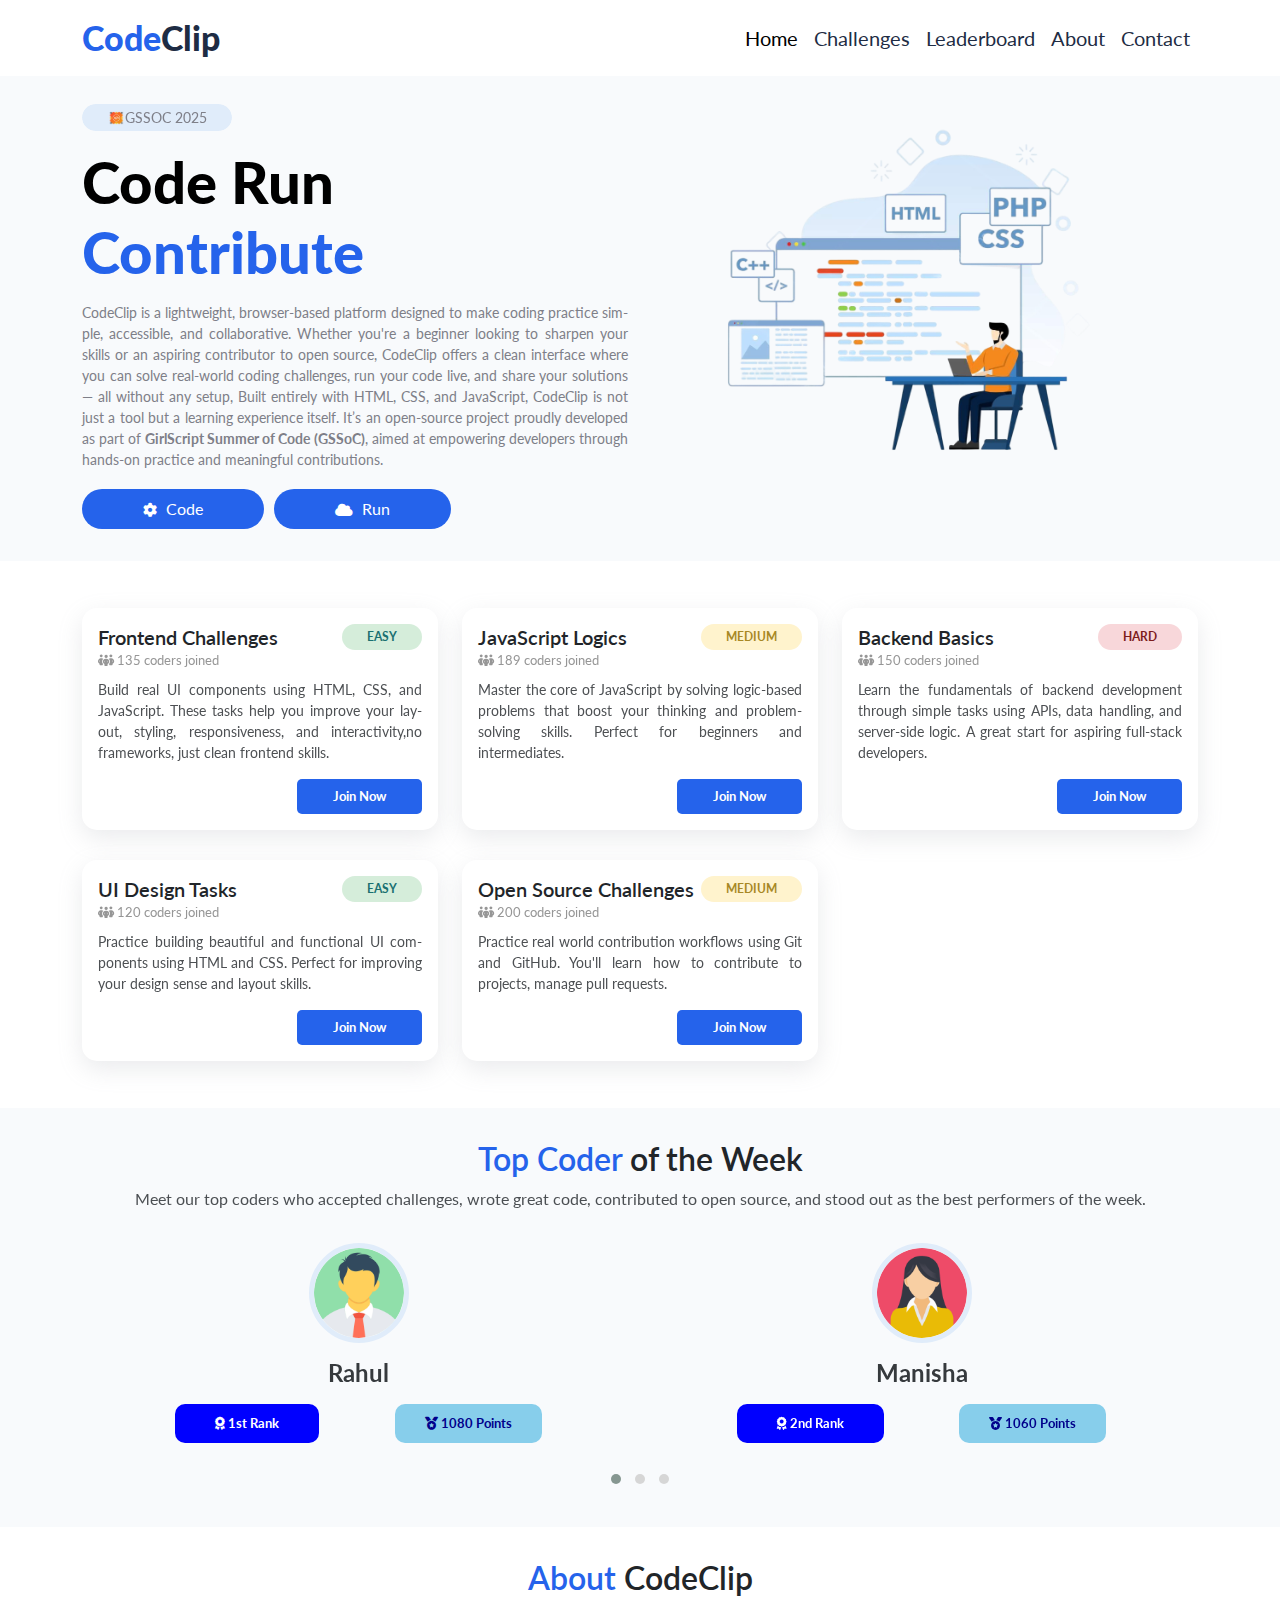
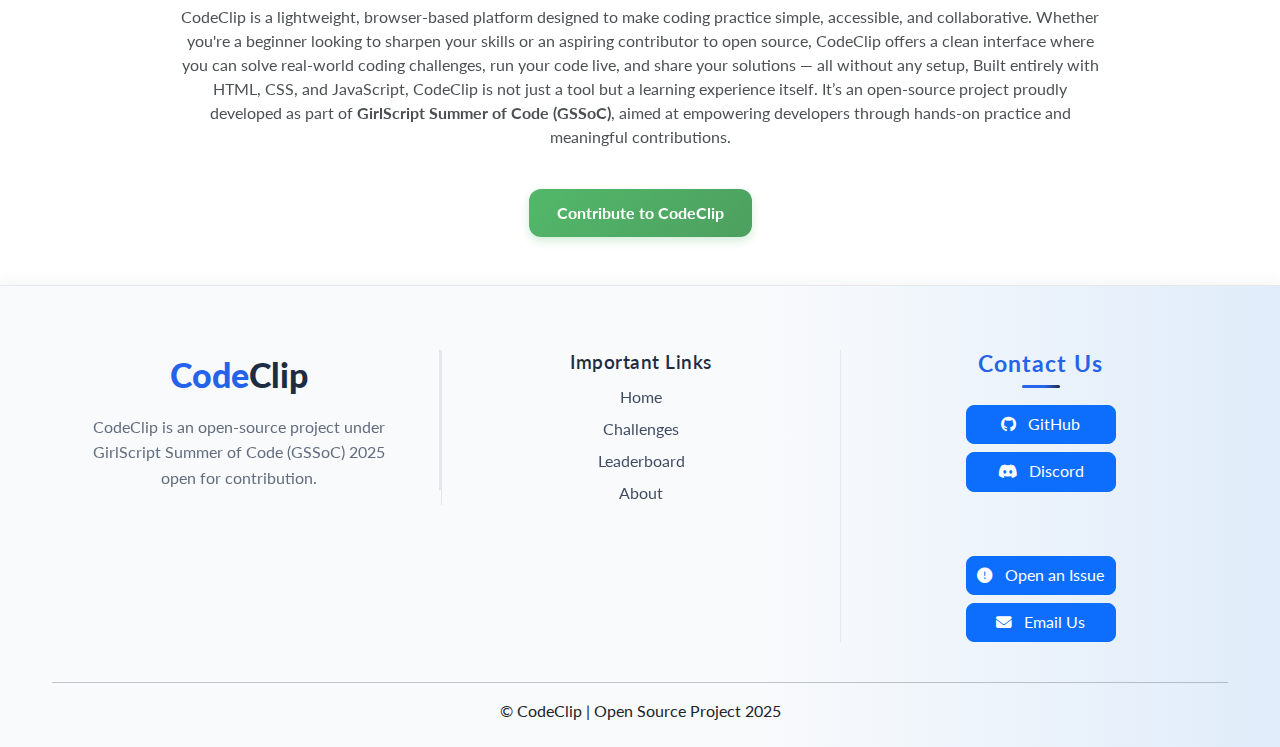
<file: index.html>
<!DOCTYPE html>
<html lang="en">
  <head>
    <meta charset="UTF-8" />
    <meta name="viewport" content="width=device-width, initial-scale=1.0" />
    <title>CodeClip</title>

    <!-- ================ Favicon ================  -->
    <link
      rel="shortcut icon"
      href="assets/favicon/codeClip-favicon.png"
      type="image/png"
    />

    <!-- ================ Meta Tags ================  -->
    <meta
      name="keywords"
      content="CodeClip, Coding Challenges, Open Source, GSSoC, Frontend Practice, JavaScript Logics, GitHub Contributions, Web Development Tasks"
    />
    <meta
      name="description"
      content="CodeClip is a browser-based platform where developers solve real-world coding challenges, practice frontend and logic tasks, and contribute to open source. Proudly built for GSSoC 2025."
    />
    <meta name="robots" content="index, follow" />

    <meta property="og:type" content="website" />
    <meta property="og:title" content="CodeClip - Code, Run & Contribute" />
    <meta
      property="og:description"
      content="Solve coding challenges, contribute to open source, and climb the leaderboard on CodeClip. A GSSoC 2025 project for developers."
    />

    <meta
      property="twitter:title"
      content="CodeClip - Code, Run & Contribute"
    />
    <meta
      property="twitter:description"
      content="Solve coding challenges, contribute to open source, and climb the leaderboard on CodeClip. A GSSoC 2025 project for developers."
    />

    <!-- ================ Vendor CSS ================  -->
    <link rel="stylesheet" href="styles/bootstrap.min.css" />
    <link rel="stylesheet" href="styles/owl.carousel.min.css" />
    <link rel="stylesheet" href="styles/owl.theme.default.min.css" />
    <link rel="stylesheet" href="styles/fontawesome.css" />

    <!-- ================ Custom CSS ================  -->
    <link rel="stylesheet" href="styles/main.css" />
  </head>

  <body>
    <!-- ================================ Header Section Start Here ================================ -->
    <header>
      <nav class="navbar navbar-expand-lg fixed-top">
        <div class="container">
          <a class="navbar-brand" href="#homeSection">Code<span>Clip</span></a>
          <button
            class="navbar-toggler"
            type="button"
            data-bs-toggle="collapse"
            data-bs-target="#navbarSupportedContent"
            aria-controls="navbarSupportedContent"
            aria-expanded="false"
            aria-label="Toggle navigation"
          >
            <span class="navbar-toggler-icon"></span>
          </button>
          <div class="collapse navbar-collapse" id="navbarSupportedContent">
            <ul class="navbar-nav ms-auto mb-2 mb-lg-0">
              <li class="nav-item">
                <a
                  class="nav-link active"
                  aria-current="page"
                  href="#homeSection"
                  >Home</a
                >
              </li>
              <li class="nav-item">
                <a class="nav-link" href="#challengeSection">Challenges</a>
              </li>
              <li class="nav-item">
                <a class="nav-link" href="#leaderboardSection">Leaderboard</a>
              </li>
              <li class="nav-item">
                <a class="nav-link" href="#aboutSection">About</a>
              </li>
              <li class="nav-item">
                <a class="nav-link" href="#contactFooter">Contact</a>
              </li>
            </ul>
          </div>
        </div>
      </nav>
    </header>
    <!-- ================================ Header Section Start Here ================================ -->

    <!-- ================================ Hero Section Start Here ================================ -->
    <section id="homeSection" class="heroSection">
      <div class="container">
        <div class="row heroSection-Container">
          <div class="col-12 col-md-6 heroSection-Left">
            <div class="gssocContainer shinning-effect">
              <img
                src="assets/images/hero-section/gssoc-log.png"
                class="img-fluid gssoc-logo"
                alt="gssoc logo"
              />
              <p>GSSOC 2025</p>
            </div>

            <h1>
              Code Run <br />
              <span class="blueCol">Contribute</span>
            </h1>
            <p class="heroDescription">
              CodeClip is a lightweight, browser-based platform designed to make
              coding practice simple, accessible, and collaborative. Whether
              you're a beginner looking to sharpen your skills or an aspiring
              contributor to open source, CodeClip offers a clean interface
              where you can solve real-world coding challenges, run your code
              live, and share your solutions — all without any setup, Built
              entirely with HTML, CSS, and JavaScript, CodeClip is not just a
              tool but a learning experience itself. It’s an open-source project
              proudly developed as part of
              <strong>GirlScript Summer of Code (GSSoC)</strong>, aimed at
              empowering developers through hands-on practice and meaningful
              contributions.
            </p>

            <!-- ==== Do Changes According to requirements === -->
            <div class="ctaBtn-Container">
              <button class="btn heroSectionBtn">
                <i class="fa-solid fa-gear"></i> Code
              </button>
              <button class="btn heroSectionBtn">
                <i class="fa-solid fa-cloud"></i> Run
              </button>
            </div>
          </div>

          <div class="col-12 col-md-6 heroSection-Right d-none d-md-block">
            <img
              src="assets/images/hero-section/hero-Img.png"
              class="img-fluid"
              alt="hero section image"
            />
          </div>
        </div>
      </div>
    </section>
    <!-- ================================ Hero Section End Here ================================ -->

    <!-- ================================ Challenge Section Start Here ================================ -->
    <section id="challengeSection">
      <div class="container">
        <div class="row challengeContainer">
          <!-- ==== Card 1 ==== -->
          <div class="col-12 col-md-4">
            <div class="card">
              <div class="card-body">
                <div class="card-TopContainer">
                  <h5 class="card-Header">Frontend Challenges</h5>
                  <p class="card-Level">EASY</p>
                </div>

                <p class="card-Participate">
                  <i class="fa-solid fa-people-group"></i> 135 coders joined
                </p>
                <p class="card-Text">
                  Build real UI components using HTML, CSS, and JavaScript.
                  These tasks help you improve your layout, styling,
                  responsiveness, and interactivity,no frameworks, just clean
                  frontend skills.
                </p>

                <div class="card-CTAButton">
                  <!-- === Create webpage of frontend challenge and add link here === -->
                  <a href="frontendChallenges.html" class="card-Btn">Join Now</a>
                </div>
              </div>
            </div>
          </div>

          <!-- ==== Card 2 ==== -->
          <div class="col-12 col-md-4">
            <div class="card">
              <div class="card-body">
                <div class="card-TopContainer">
                  <h5 class="card-Header">JavaScript Logics</h5>
                  <p class="card-Level medium-Col">MEDIUM</p>
                </div>

                <p class="card-Participate">
                  <i class="fa-solid fa-people-group"></i> 189 coders joined
                </p>
                <p class="card-Text">
                  Master the core of JavaScript by solving logic-based problems
                  that boost your thinking and problem-solving skills. Perfect
                  for beginners and intermediates.
                </p>

                <div class="card-CTAButton">
                  <!-- === Create webpage of javascript logics and add link here === -->
                  <a href="jslogics.html" class="card-Btn">Join Now</a>
                </div>
              </div>
            </div>
          </div>

          <!-- ==== Card 3 ==== -->
          <div class="col-12 col-md-4">
            <div class="card">
              <div class="card-body">
                <div class="card-TopContainer">
                  <h5 class="card-Header">Backend Basics</h5>
                  <p class="card-Level hard-Col">HARD</p>
                </div>

                <p class="card-Participate">
                  <i class="fa-solid fa-people-group"></i> 150 coders joined
                </p>
                <p class="card-Text">
                  Learn the fundamentals of backend development through simple
                  tasks using APIs, data handling, and server-side logic. A
                  great start for aspiring full-stack developers.
                </p>

                <div class="card-CTAButton">
                  <!-- === Create webpage of backend bbasic and add link here === -->
                  <a href="backendChallenges.html" class="card-Btn">Join Now</a>
                </div>
              </div>
            </div>
          </div>

          <!-- ==== Card 4 ==== -->
          <div class="col-12 col-md-4">
            <div class="card">
              <div class="card-body">
                <div class="card-TopContainer">
                  <h5 class="card-Header">UI Design Tasks</h5>
                  <p class="card-Level">EASY</p>
                </div>

                <p class="card-Participate">
                  <i class="fa-solid fa-people-group"></i> 120 coders joined
                </p>
                <p class="card-Text">
                  Practice building beautiful and functional UI components using
                  HTML and CSS. Perfect for improving your design sense and
                  layout skills.
                </p>

                <div class="card-CTAButton">
                  <!-- === Create webpage of ui design challenge and add link here === -->
                  <a href="uiChallenges.html" class="card-Btn">Join Now</a>
                </div>
              </div>
            </div>
          </div>

          <!-- ==== Card 5 ==== -->
          <div class="col-12 col-md-4">
            <div class="card">
              <div class="card-body">
                <div class="card-TopContainer">
                  <h5 class="card-Header">Open Source Challenges</h5>
                  <p class="card-Level medium-Col">MEDIUM</p>
                </div>

                <p class="card-Participate">
                  <i class="fa-solid fa-people-group"></i> 200 coders joined
                </p>
                <p class="card-Text">
                  Practice real world contribution workflows using Git and
                  GitHub. You'll learn how to contribute to projects, manage
                  pull requests.
                </p>

                <div class="card-CTAButton">
                  <!-- === Create webpages of open source challenge and add link here === -->
                  <a href="gitChallenges.html" class="card-Btn">Join Now</a>
                </div>
              </div>
            </div>
          </div>
        </div>
      </div>
    </section>
    <!-- ================================ Challenge Section End Here ================================ -->

    <!-- ================================ Leaderboard Section Starts Here ================================ -->
    <section id="leaderboardSection">
      <div class="container">
        <h3 class="secHeader"><span class="">Top Coder</span> of the Week</h3>
        <p class="leaderboard-Para">
          Meet our top coders who accepted challenges, wrote great code,
          contributed to open source, and stood out as the best performers of
          the week.
        </p>
        <div class="row">
          <!-- ======= owl cousel =========== -->
          <div class="owl-carousel owl-theme">
            <!-- === top coder 1 === -->
            <div class="item">
              <div class="card leaderboard-Card">
                <div class="card-body leaderBoard-Container">
                  <div class="leaderBoard-userContainer">
                    <img
                      src="assets/images/leaderboard-section/user-1.png"
                      class="img-fluid leaderboard-Img"
                      alt="user 1"
                    />
                  </div>

                  <h5 class="card-title userName">Rahul</h5>

                  <div class="leaderboradUser-RankContainer">
                    <p class="rankPosition">
                      <i class="fa-solid fa-award"></i> 1st Rank
                    </p>
                    <p class="rankPoints">
                      <i class="fa-solid fa-medal"></i> 1080 Points
                    </p>
                  </div>
                </div>
              </div>
            </div>

            <!-- === top coder 2 === -->
            <div class="item">
              <div class="card leaderboard-Card">
                <div class="card-body leaderBoard-Container">
                  <div class="leaderBoard-userContainer">
                    <img
                      src="assets/images/leaderboard-section/user-2.png"
                      class="img-fluid leaderboard-Img"
                      alt="user 2"
                    />
                  </div>

                  <h5 class="card-title userName">Manisha</h5>

                  <div class="leaderboradUser-RankContainer">
                    <p class="rankPosition">
                      <i class="fa-solid fa-award"></i> 2nd Rank
                    </p>
                    <p class="rankPoints">
                      <i class="fa-solid fa-medal"></i> 1060 Points
                    </p>
                  </div>
                </div>
              </div>
            </div>

            <!-- === top coder 3 === -->
            <div class="item">
              <div class="card leaderboard-Card">
                <div class="card-body leaderBoard-Container">
                  <div class="leaderBoard-userContainer">
                    <img
                      src="assets/images/leaderboard-section/user-1.png"
                      class="img-fluid leaderboard-Img"
                      alt="user 3"
                    />
                  </div>

                  <h5 class="card-title userName">Pankaj</h5>

                  <div class="leaderboradUser-RankContainer">
                    <p class="rankPosition">
                      <i class="fa-solid fa-award"></i> 3rd Rank
                    </p>
                    <p class="rankPoints">
                      <i class="fa-solid fa-medal"></i> 1055 Points
                    </p>
                  </div>
                </div>
              </div>
            </div>

            <!-- === top coder 4 === -->
            <div class="item">
              <div class="card leaderboard-Card">
                <div class="card-body leaderBoard-Container">
                  <div class="leaderBoard-userContainer">
                    <img
                      src="assets/images/leaderboard-section/user-2.png"
                      class="img-fluid leaderboard-Img"
                      alt="user 4"
                    />
                  </div>

                  <h5 class="card-title userName">Simarn</h5>

                  <div class="leaderboradUser-RankContainer">
                    <p class="rankPosition">
                      <i class="fa-solid fa-award"></i> 4th Rank
                    </p>
                    <p class="rankPoints">
                      <i class="fa-solid fa-medal"></i> 1030 Points
                    </p>
                  </div>
                </div>
              </div>
            </div>

            <!-- === top coder 5 === -->
            <div class="item">
              <div class="card leaderboard-Card">
                <div class="card-body leaderBoard-Container">
                  <div class="leaderBoard-userContainer">
                    <img
                      src="assets/images/leaderboard-section/user-1.png"
                      class="img-fluid leaderboard-Img"
                      alt="user 5"
                    />
                  </div>

                  <h5 class="card-title userName">Rahul</h5>

                  <div class="leaderboradUser-RankContainer">
                    <p class="rankPosition">
                      <i class="fa-solid fa-award"></i> 5th Rank
                    </p>
                    <p class="rankPoints">
                      <i class="fa-solid fa-medal"></i> 1020 Points
                    </p>
                  </div>
                </div>
              </div>
            </div>
          </div>
        </div>
      </div>
    </section>
    <!-- ================================ Leaderboard Section End Here ================================ -->

    <!-- ================================ About Section Start Here ================================ -->
    <section id="aboutSection">
      <div class="container">
        <h3 class="secHeader"><span>About</span> CodeClip</h3>
        <div class="row aboutContainer">
          <div class="col-10">
            <p>
              CodeClip is a lightweight, browser-based platform designed to make
              coding practice simple, accessible, and collaborative. Whether
              you're a beginner looking to sharpen your skills or an aspiring
              contributor to open source, CodeClip offers a clean interface
              where you can solve real-world coding challenges, run your code
              live, and share your solutions — all without any setup, Built
              entirely with HTML, CSS, and JavaScript, CodeClip is not just a
              tool but a learning experience itself. It’s an open-source project
              proudly developed as part of
              <strong>GirlScript Summer of Code (GSSoC)</strong>, aimed at
              empowering developers through hands-on practice and meaningful
              contributions.
            </p>

            <p class="ctaBtn">
              <a
                href="https://github.com/opensource-society/CodeClip"
                target="_blank"
                title="click here to start contributing in CodeClip Project under GSSoC'25"
                class="aboutCTA-Btn"
                >Contribute to CodeClip</a
              >
            </p>
          </div>
        </div>
      </div>
    </section>

    <!-- ================================ Footer Section Start Here ================================ -->
<footer id="contactFooter">
  <div class="container">
    <div class="row align-items-start justify-content-between py-4">
      <div class="col-12 col-md-3 mb-4 mb-md-0 footer-logo-col">
        <a class="navbar-brand mb-2" href="#homeSection">Code<span>Clip</span></a>
        <p class="footer-desc mb-0">
          CodeClip is an open-source project under GirlScript Summer of Code (GSSoC) 2025 open for contribution.
        </p>
      </div>

      <div class="col-12 col-md-3 mb-4 mb-md-0 footer-links-col">
        <h5 class="footer-title">Important Links</h5>
        <ul class="footer-links list-unstyled mb-0">
          <li><a href="#homeSection">Home</a></li>
          <li><a href="#challengeSection">Challenges</a></li>
          <li><a href="#leaderboardSection">Leaderboard</a></li>
          <li><a href="#aboutSection">About</a></li>
        </ul>
      </div>

      <div class="col-12 col-md-6 footer-contact-col-main">
        <h5 class="footer-title">Contact Us</h5>
        <div class="footer-contact-row row">
          <div class="col-12 col-sm-6 d-flex flex-column align-items-center mb-3">
            <a
              href="https://github.com/opensource-society/CodeClip"
              target="_blank"
              class="btn btn-primary mb-2 footer-contact-btn"
              style="max-width: 250px"
            >
              <i class="fab fa-github me-2"></i> GitHub
            </a>
            <a
              href="https://discord.gg/your-server-code"
              target="_blank"
              class="btn btn-primary mb-2 footer-contact-btn"
              style="max-width: 250px"
            >
              <i class="fab fa-discord me-2"></i> Discord
            </a>
          </div>
          <div class="col-12 col-sm-6 d-flex flex-column align-items-center">
            <a
              href="https://github.com/opensource-society/CodeClip/issues"
              target="_blank"
              class="btn btn-primary mb-2 footer-contact-btn"
              style="max-width: 250px"
            >
              <i class="fas fa-exclamation-circle me-2"></i> Open an Issue
            </a>
            <a
              href="mailto:contact@codeclip.org"
              class="btn btn-primary footer-contact-btn"
              style="max-width: 250px"
            >
              <i class="fas fa-envelope me-2"></i> Email Us
            </a>
          </div>
        </div>
      </div>
    </div>
    <hr />
    <p class="footerNote text-center mb-0">
      &copy; CodeClip | Open Source Project 2025
    </p>
  </div>
</footer>

    <!-- ================================ Footer Section End Here ================================ -->

    <!-- ================ Vendor JS ================  -->
    <script src="scripts/jquery.min.js"></script>
    <script src="scripts/owl.carousel.min.js"></script>
    <script src="scripts/bootstrap.bundle.min.js"></script>

    <!-- ================ Custom JS ================  -->
    <script src="scripts/main.js"></script>
  </body>
</html>
</file>
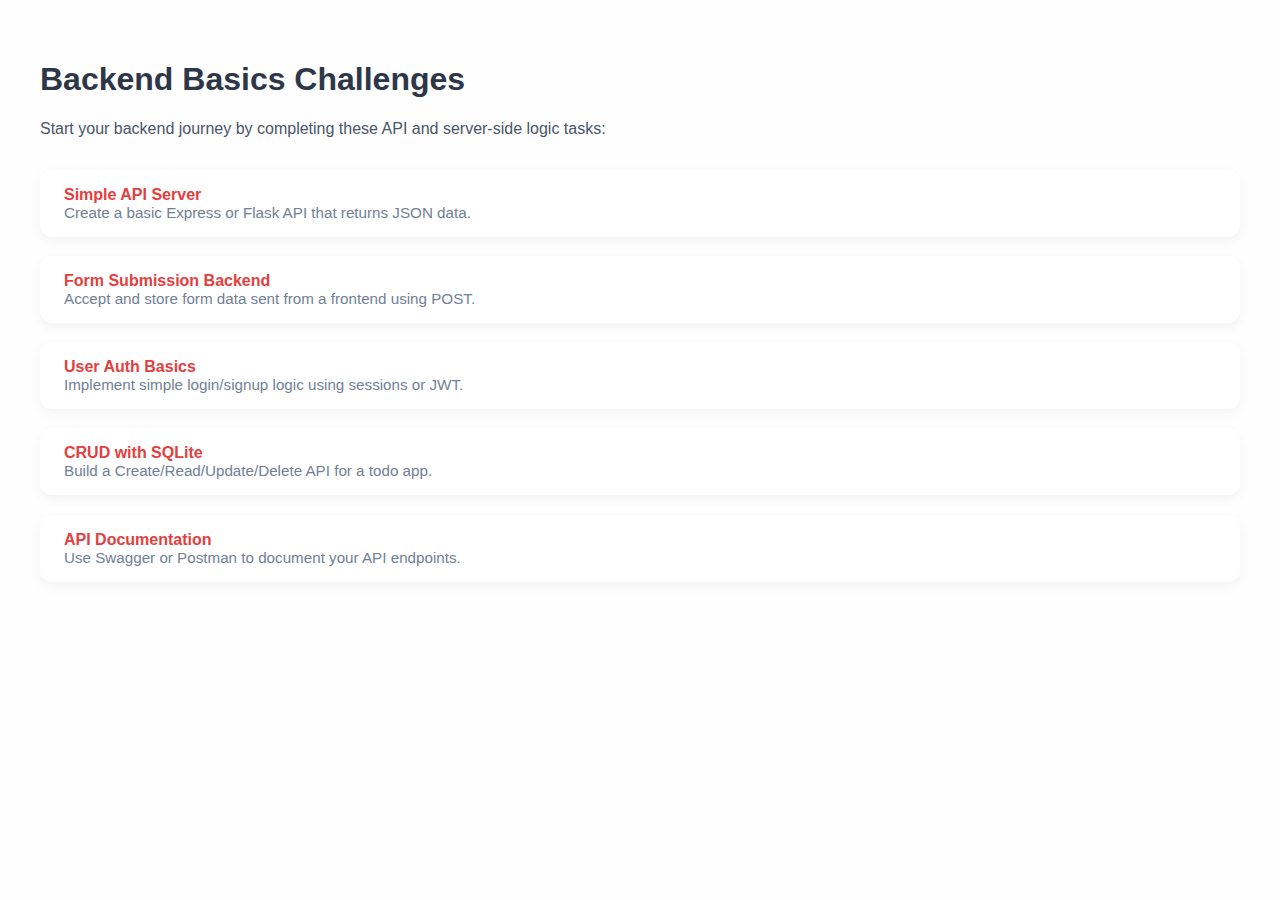
<file: backendChallenges.html>
<!DOCTYPE html>
<html lang="en">
<head>
  <meta charset="UTF-8">
  <title>Backend Basics Challenges</title>
  <style>
    body { font-family: 'Segoe UI', sans-serif; background: #fefefe; padding: 2rem; }
    h1 { color: #2d3748; }
    p.description { color: #4a5568; margin-bottom: 2rem; }
    .challenge-list { display: grid; gap: 1.2rem; }
    .challenge {
      background: white;
      padding: 1rem 1.5rem;
      border-radius: 12px;
      box-shadow: 0 4px 12px rgba(0,0,0,0.05);
      transition: 0.3s ease;
    }
    .challenge:hover {
      transform: translateY(-3px);
      box-shadow: 0 6px 18px rgba(0,0,0,0.1);
    }
    .challenge-title { font-weight: 600; color: #e53e3e; }
    .challenge-desc { color: #718096; font-size: 0.95rem; }
  </style>
</head>
<body>

  <h1>Backend Basics Challenges</h1>
  <p class="description">Start your backend journey by completing these API and server-side logic tasks:</p>

  <div class="challenge-list">
    <div class="challenge">
      <div class="challenge-title">Simple API Server</div>
      <div class="challenge-desc">Create a basic Express or Flask API that returns JSON data.</div>
    </div>
    <div class="challenge">
      <div class="challenge-title">Form Submission Backend</div>
      <div class="challenge-desc">Accept and store form data sent from a frontend using POST.</div>
    </div>
    <div class="challenge">
      <div class="challenge-title">User Auth Basics</div>
      <div class="challenge-desc">Implement simple login/signup logic using sessions or JWT.</div>
    </div>
    <div class="challenge">
      <div class="challenge-title">CRUD with SQLite</div>
      <div class="challenge-desc">Build a Create/Read/Update/Delete API for a todo app.</div>
    </div>
    <div class="challenge">
      <div class="challenge-title">API Documentation</div>
      <div class="challenge-desc">Use Swagger or Postman to document your API endpoints.</div>
    </div>
  </div>

</body>
</html>
</file>
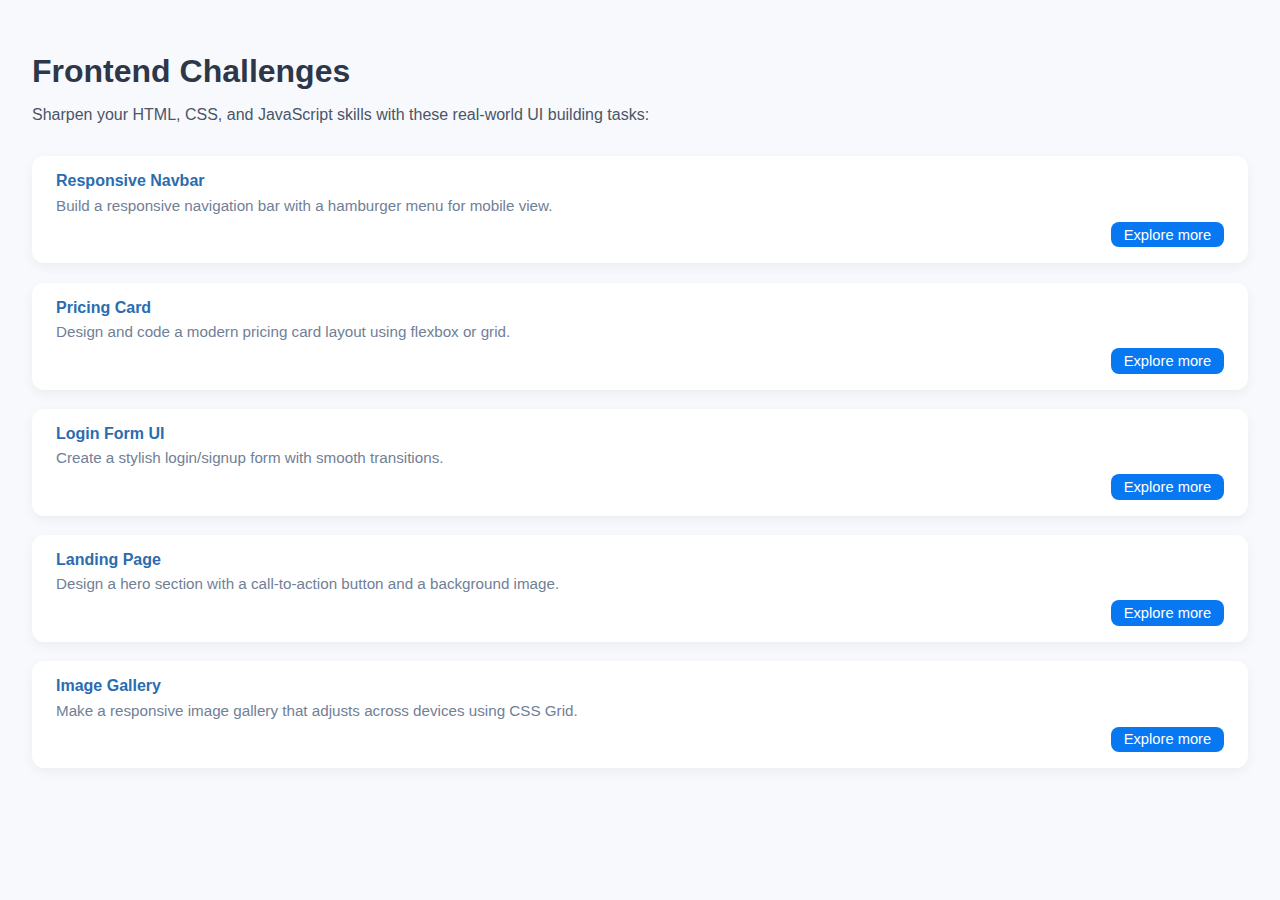
<file: frontendChallenges.html>
<!DOCTYPE html>
<html lang="en">
<head>
  <meta charset="UTF-8">
  <title>Frontend Challenges</title>
  <style>
    body {
      font-family: 'Segoe UI', sans-serif;
      background-color: #f8f9fc;
      margin: 0;
      padding: 2rem;
    }
    h1 {
      color: #2d3748;
      margin-bottom: 0.5rem;
    }
    p.description {
      color: #4a5568;
      margin-bottom: 2rem;
    }
    .challenge-list {
      display: grid;
      gap: 1.2rem;
    }
    .challenge {
      background: white;
      padding: 1rem 1.5rem;
      border-radius: 12px;
      box-shadow: 0 4px 12px rgba(0,0,0,0.05);
      transition: 0.3s ease;
    }
    .challenge:hover {
      transform: translateY(-3px);
      box-shadow: 0 6px 18px rgba(0,0,0,0.1);
    }
    .challenge-title {
      font-weight: 600;
      color: #2b6cb0;
      margin-bottom: 0.4rem;
    }
    .challenge-desc {
      color: #718096;
      font-size: 0.95rem;
    }
    .explorebtn {
      margin-top: 0.5rem;
      padding: 0.3rem 0.8rem;
      background-color: #0778f1;
      color: white;
      border-radius: 8px;
      text-align: right;
      cursor: pointer;
      transition: background-color 0.3s ease;
      font-size: 0.92rem;
      float: right;
    }
    .explorebtn:hover {
      background-color: #034081;
    }
  </style>
</head>
<body>

  <h1>Frontend Challenges</h1>
  <p class="description">Sharpen your HTML, CSS, and JavaScript skills with these real-world UI building tasks:</p>

  <div class="challenge-list">
    <div class="challenge">
      <div class="challenge-title">Responsive Navbar</div>
      <div class="challenge-desc">Build a responsive navigation bar with a hamburger menu for mobile view.</div>
      <div class="explorebtn"> Explore more </div>
    </div>

    <div class="challenge">
      <div class="challenge-title">Pricing Card</div>
      <div class="challenge-desc">Design and code a modern pricing card layout using flexbox or grid.</div>
      <div class="explorebtn"> Explore more </div>
    </div>

    <div class="challenge">
      <div class="challenge-title">Login Form UI</div>
      <div class="challenge-desc">Create a stylish login/signup form with smooth transitions.</div>
      <div class="explorebtn"> Explore more </div>
    </div>

    <div class="challenge">
      <div class="challenge-title">Landing Page</div>
      <div class="challenge-desc">Design a hero section with a call-to-action button and a background image.</div>
      <div class="explorebtn"> Explore more </div>
    </div>

    <div class="challenge">
      <div class="challenge-title">Image Gallery</div>
      <div class="challenge-desc">Make a responsive image gallery that adjusts across devices using CSS Grid.</div>
      <div class="explorebtn"> Explore more </div>
    </div>
  </div>

</body>
</html>
</file>
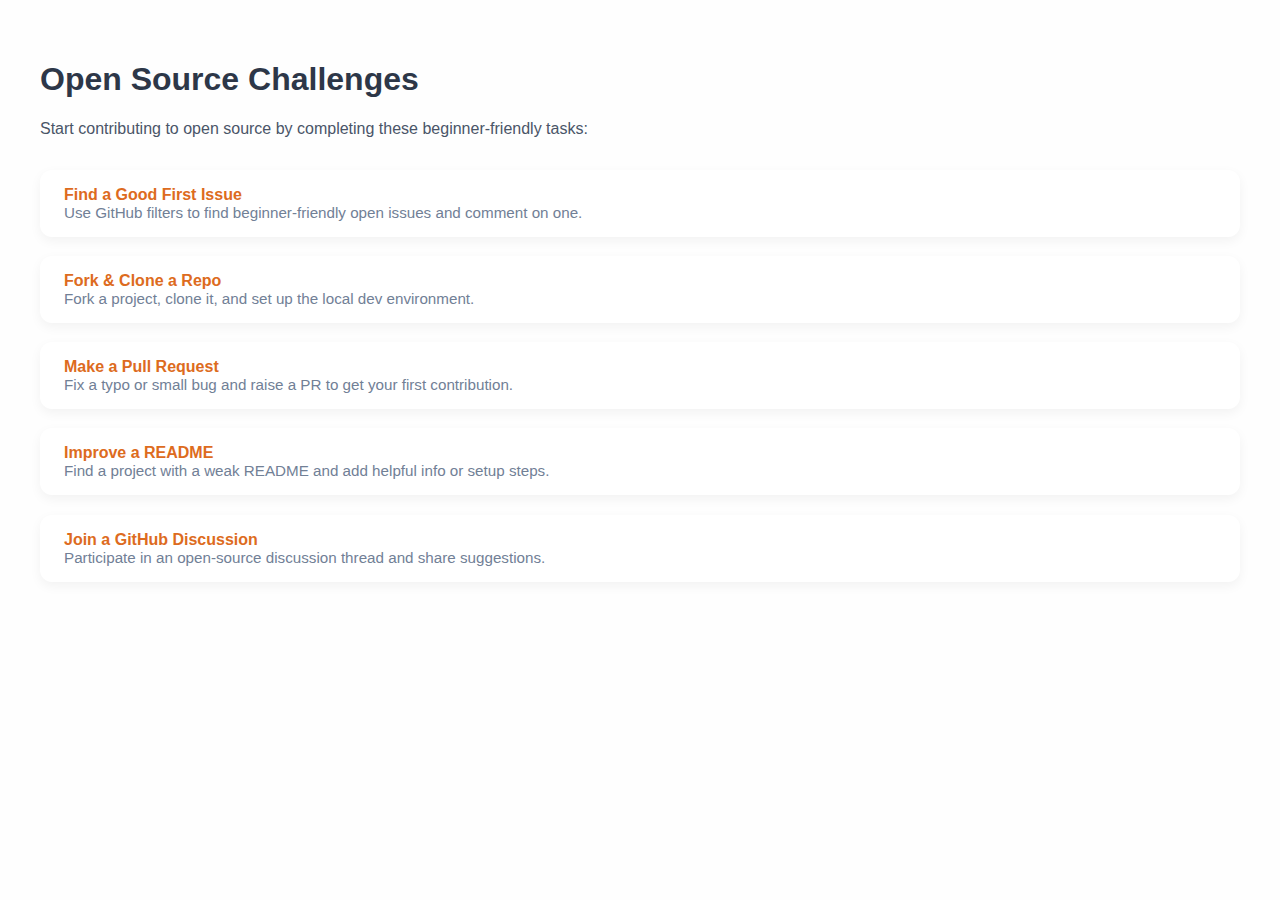
<file: gitChallenges.html>
<!DOCTYPE html>
<html lang="en">
<head>
  <meta charset="UTF-8">
  <title>Open Source Challenges</title>
  <style>
    body { font-family: 'Segoe UI', sans-serif; background: #fefefe; padding: 2rem; }
    h1 { color: #2d3748; }
    p.description { color: #4a5568; margin-bottom: 2rem; }
    .challenge-list { display: grid; gap: 1.2rem; }
    .challenge {
      background: white;
      padding: 1rem 1.5rem;
      border-radius: 12px;
      box-shadow: 0 4px 12px rgba(0,0,0,0.05);
      transition: 0.3s ease;
    }
    .challenge:hover {
      transform: translateY(-3px);
      box-shadow: 0 6px 18px rgba(0,0,0,0.1);
    }
    .challenge-title { font-weight: 600; color: #dd6b20; }
    .challenge-desc { color: #718096; font-size: 0.95rem; }
  </style>
</head>
<body>

  <h1>Open Source Challenges</h1>
  <p class="description">Start contributing to open source by completing these beginner-friendly tasks:</p>

  <div class="challenge-list">
    <div class="challenge">
      <div class="challenge-title">Find a Good First Issue</div>
      <div class="challenge-desc">Use GitHub filters to find beginner-friendly open issues and comment on one.</div>
    </div>
    <div class="challenge">
      <div class="challenge-title">Fork & Clone a Repo</div>
      <div class="challenge-desc">Fork a project, clone it, and set up the local dev environment.</div>
    </div>
    <div class="challenge">
      <div class="challenge-title">Make a Pull Request</div>
      <div class="challenge-desc">Fix a typo or small bug and raise a PR to get your first contribution.</div>
    </div>
    <div class="challenge">
      <div class="challenge-title">Improve a README</div>
      <div class="challenge-desc">Find a project with a weak README and add helpful info or setup steps.</div>
    </div>
    <div class="challenge">
      <div class="challenge-title">Join a GitHub Discussion</div>
      <div class="challenge-desc">Participate in an open-source discussion thread and share suggestions.</div>
    </div>
  </div>

</body>
</html>
</file>
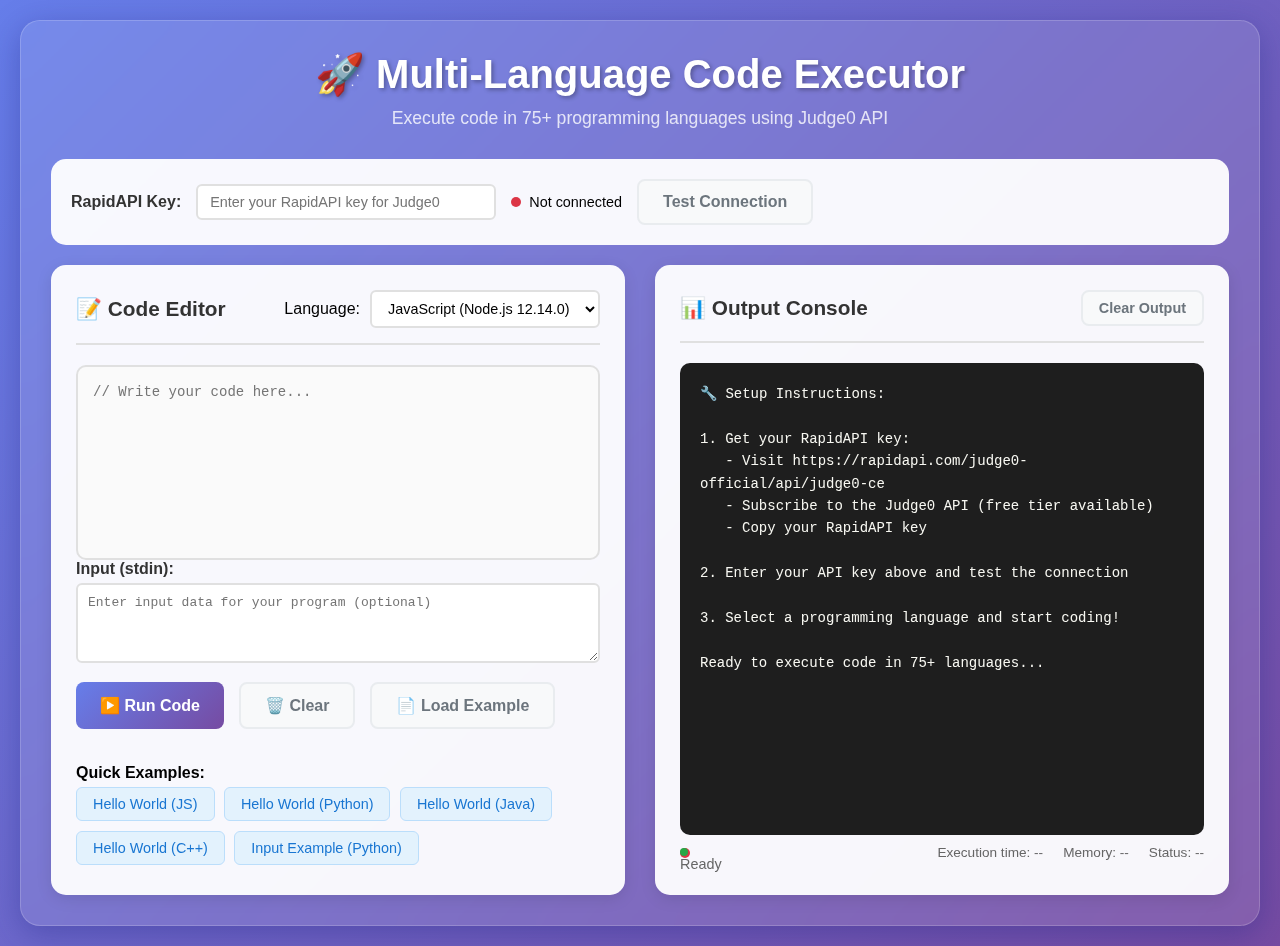
<file: javascript-executor.html>
<!DOCTYPE html>
<html lang="en">
<head>
    <meta charset="UTF-8">
    <meta name="viewport" content="width=device-width, initial-scale=1.0">
    <title>Multi-Language Code Executor</title>
    <style>
        * {
            margin: 0;
            padding: 0;
            box-sizing: border-box;
        }

        body {
            font-family: 'Segoe UI', Tahoma, Geneva, Verdana, sans-serif;
            background: linear-gradient(135deg, #667eea 0%, #764ba2 100%);
            min-height: 100vh;
            padding: 20px;
        }

        .container {
            max-width: 1400px;
            margin: 0 auto;
            background: rgba(255, 255, 255, 0.1);
            backdrop-filter: blur(10px);
            border-radius: 20px;
            padding: 30px;
            box-shadow: 0 8px 32px rgba(31, 38, 135, 0.37);
            border: 1px solid rgba(255, 255, 255, 0.18);
        }

        .header {
            text-align: center;
            margin-bottom: 30px;
        }

        .header h1 {
            color: white;
            font-size: 2.5rem;
            margin-bottom: 10px;
            text-shadow: 2px 2px 4px rgba(0, 0, 0, 0.3);
        }

        .header p {
            color: rgba(255, 255, 255, 0.8);
            font-size: 1.1rem;
        }

        .api-config {
            background: rgba(255, 255, 255, 0.95);
            border-radius: 15px;
            padding: 20px;
            margin-bottom: 20px;
            display: flex;
            gap: 15px;
            align-items: center;
            flex-wrap: wrap;
        }

        .api-config label {
            font-weight: 600;
            color: #333;
        }

        .api-config input {
            padding: 8px 12px;
            border: 2px solid #e0e0e0;
            border-radius: 6px;
            font-size: 0.9rem;
            min-width: 300px;
        }

        .api-config input:focus {
            outline: none;
            border-color: #667eea;
        }

        .api-status {
            display: flex;
            align-items: center;
            gap: 8px;
            font-size: 0.9rem;
        }

        .status-indicator {
            width: 10px;
            height: 10px;
            border-radius: 50%;
            background: #dc3545;
        }

        .status-indicator.connected {
            background: #28a745;
        }

        .layout {
            display: grid;
            grid-template-columns: 1fr 1fr;
            gap: 30px;
            height: 70vh;
        }

        .panel {
            background: rgba(255, 255, 255, 0.95);
            border-radius: 15px;
            padding: 25px;
            box-shadow: 0 4px 16px rgba(0, 0, 0, 0.1);
            display: flex;
            flex-direction: column;
        }

        .panel-header {
            display: flex;
            justify-content: space-between;
            align-items: center;
            margin-bottom: 20px;
            padding-bottom: 15px;
            border-bottom: 2px solid #e0e0e0;
        }

        .panel-title {
            font-size: 1.3rem;
            font-weight: 600;
            color: #333;
        }

        .language-selector {
            display: flex;
            align-items: center;
            gap: 10px;
        }

        .language-selector select {
            padding: 8px 12px;
            border: 2px solid #e0e0e0;
            border-radius: 6px;
            font-size: 0.9rem;
            background: white;
            cursor: pointer;
        }

        .language-selector select:focus {
            outline: none;
            border-color: #667eea;
        }

        .editor-container {
            flex: 1;
            position: relative;
        }

        #codeEditor {
            width: 100%;
            height: 100%;
            border: 2px solid #e0e0e0;
            border-radius: 10px;
            padding: 15px;
            font-family: 'Monaco', 'Menlo', 'Ubuntu Mono', monospace;
            font-size: 14px;
            line-height: 1.5;
            resize: none;
            background: #fafafa;
            transition: border-color 0.3s ease;
        }

        #codeEditor:focus {
            outline: none;
            border-color: #667eea;
            box-shadow: 0 0 0 3px rgba(102, 126, 234, 0.1);
        }

        .controls {
            display: flex;
            gap: 15px;
            margin-bottom: 20px;
            flex-wrap: wrap;
        }

        .btn {
            padding: 12px 24px;
            border: none;
            border-radius: 8px;
            font-size: 1rem;
            font-weight: 600;
            cursor: pointer;
            transition: all 0.3s ease;
            display: flex;
            align-items: center;
            gap: 8px;
        }

        .btn-primary {
            background: linear-gradient(135deg, #667eea 0%, #764ba2 100%);
            color: white;
        }

        .btn-primary:hover:not(:disabled) {
            transform: translateY(-2px);
            box-shadow: 0 4px 12px rgba(102, 126, 234, 0.4);
        }

        .btn-secondary {
            background: #f8f9fa;
            color: #6c757d;
            border: 2px solid #e9ecef;
        }

        .btn-secondary:hover:not(:disabled) {
            background: #e9ecef;
            border-color: #dee2e6;
        }

        .btn:disabled {
            opacity: 0.6;
            cursor: not-allowed;
            transform: none !important;
        }

        .input-section {
            margin-bottom: 15px;
        }

        .input-section label {
            display: block;
            margin-bottom: 5px;
            font-weight: 600;
            color: #333;
        }

        .input-section textarea {
            width: 100%;
            height: 80px;
            padding: 10px;
            border: 2px solid #e0e0e0;
            border-radius: 6px;
            font-family: 'Monaco', 'Menlo', 'Ubuntu Mono', monospace;
            font-size: 13px;
            resize: vertical;
        }

        .input-section textarea:focus {
            outline: none;
            border-color: #667eea;
        }

        .output-container {
            flex: 1;
            display: flex;
            flex-direction: column;
        }

        #output {
            flex: 1;
            background: #1e1e1e;
            color: #f8f8f2;
            padding: 20px;
            border-radius: 10px;
            font-family: 'Monaco', 'Menlo', 'Ubuntu Mono', monospace;
            font-size: 14px;
            line-height: 1.6;
            overflow-y: auto;
            white-space: pre-wrap;
            word-wrap: break-word;
        }

        .status-bar {
            display: flex;
            justify-content: space-between;
            align-items: center;
            padding: 10px 0;
            font-size: 0.9rem;
            color: #666;
            flex-wrap: wrap;
            gap: 10px;
        }

        .execution-info {
            display: flex;
            gap: 20px;
            font-size: 0.85rem;
            flex-wrap: wrap;
        }

        .status-dot {
            width: 8px;
            height: 8px;
            border-radius: 50%;
            background: #28a745;
        }

        .status-dot.error {
            background: #dc3545;
        }

        .status-dot.running {
            background: #ffc107;
            animation: pulse 1s infinite;
        }

        @keyframes pulse {
            0%, 100% { opacity: 1; }
            50% { opacity: 0.5; }
        }

        .examples {
            margin-top: 15px;
        }

        .example-btn {
            background: #e3f2fd;
            color: #1976d2;
            border: 1px solid #bbdefb;
            padding: 8px 16px;
            border-radius: 6px;
            font-size: 0.9rem;
            margin: 5px 5px 5px 0;
            cursor: pointer;
            transition: all 0.3s ease;
        }

        .example-btn:hover {
            background: #bbdefb;
        }

        .error-message {
            background: rgba(220, 53, 69, 0.1);
            border: 1px solid #dc3545;
            color: #dc3545;
            padding: 10px;
            border-radius: 6px;
            margin: 10px 0;
        }

        .success-message {
            background: rgba(40, 167, 69, 0.1);
            border: 1px solid #28a745;
            color: #28a745;
            padding: 10px;
            border-radius: 6px;
            margin: 10px 0;
        }

        @media (max-width: 768px) {
            .layout {
                grid-template-columns: 1fr;
                height: auto;
            }

            .panel {
                min-height: 400px;
            }

            .container {
                padding: 20px;
            }

            .header h1 {
                font-size: 2rem;
            }

            .api-config {
                flex-direction: column;
                align-items: stretch;
            }

            .api-config input {
                min-width: auto;
            }
        }
    </style>
</head>
<body>
    <div class="container">
        <div class="header">
            <h1>🚀 Multi-Language Code Executor</h1>
            <p>Execute code in 75+ programming languages using Judge0 API</p>
        </div>

        <div class="api-config">
            <label for="apiKey">RapidAPI Key:</label>
            <input type="password" id="apiKey" placeholder="Enter your RapidAPI key for Judge0">
            <div class="api-status">
                <div id="apiStatusIndicator" class="status-indicator"></div>
                <span id="apiStatusText">Not connected</span>
            </div>
            <button id="testApiBtn" class="btn btn-secondary">Test Connection</button>
        </div>

        <div class="layout">
            <div class="panel">
                <div class="panel-header">
                    <h3 class="panel-title">📝 Code Editor</h3>
                    <div class="language-selector">
                        <label for="languageSelect">Language:</label>
                        <select id="languageSelect">
                            <option value="63">JavaScript (Node.js 12.14.0)</option>
                            <option value="71">Python (3.8.1)</option>
                            <option value="62">Java (OpenJDK 13.0.1)</option>
                            <option value="54">C++ (GCC 9.2.0)</option>
                            <option value="50">C (GCC 9.2.0)</option>
                            <option value="51">C# (Mono 6.6.0.161)</option>
                            <option value="68">PHP (7.4.1)</option>
                            <option value="72">Ruby (2.7.0)</option>
                            <option value="60">Go (1.13.5)</option>
                            <option value="78">Kotlin (1.3.70)</option>
                            <option value="85">Perl (5.28.1)</option>
                            <option value="43">Plain Text</option>
                        </select>
                    </div>
                </div>

                <div class="editor-container">
                    <textarea id="codeEditor" placeholder="// Write your code here..."></textarea>
                </div>

                <div class="input-section">
                    <label for="inputData">Input (stdin):</label>
                    <textarea id="inputData" placeholder="Enter input data for your program (optional)"></textarea>
                </div>

                <div class="controls">
                    <button id="runBtn" class="btn btn-primary">
                        ▶️ Run Code
                    </button>
                    <button id="clearBtn" class="btn btn-secondary">
                        🗑️ Clear
                    </button>
                    <button id="loadExampleBtn" class="btn btn-secondary">
                        📄 Load Example
                    </button>
                </div>

                <div class="examples">
                    <strong>Quick Examples:</strong><br>
                    <button class="example-btn" data-lang="63" data-example="hello-js">Hello World (JS)</button>
                    <button class="example-btn" data-lang="71" data-example="hello-py">Hello World (Python)</button>
                    <button class="example-btn" data-lang="62" data-example="hello-java">Hello World (Java)</button>
                    <button class="example-btn" data-lang="54" data-example="hello-cpp">Hello World (C++)</button>
                    <button class="example-btn" data-lang="71" data-example="input-py">Input Example (Python)</button>
                </div>
            </div>

            <div class="panel">
                <div class="panel-header">
                    <h3 class="panel-title">📊 Output Console</h3>
                    <button id="clearOutputBtn" class="btn btn-secondary" style="padding: 8px 16px; font-size: 0.9rem;">
                        Clear Output
                    </button>
                </div>

                <div class="output-container">
                    <div id="output">🔧 Setup Instructions:

1. Get your RapidAPI key:
   - Visit https://rapidapi.com/judge0-official/api/judge0-ce
   - Subscribe to the Judge0 API (free tier available)
   - Copy your RapidAPI key

2. Enter your API key above and test the connection

3. Select a programming language and start coding!

Ready to execute code in 75+ languages...</div>
                </div>

                <div class="status-bar">
                    <div class="status-indicator">
                        <div id="statusDot" class="status-dot"></div>
                        <span id="statusText">Ready</span>
                    </div>
                    <div class="execution-info">
                        <span id="executionTime">Execution time: --</span>
                        <span id="memoryUsage">Memory: --</span>
                        <span id="submissionStatus">Status: --</span>
                    </div>
                </div>
            </div>
        </div>
    </div>

    <script>
        class MultiLanguageExecutor {
            constructor() {
                this.apiKey = '';
                this.apiEndpoint = 'https://judge0-ce.p.rapidapi.com';
                this.isExecuting = false;
                this.pollInterval = null;
                
                this.initializeElements();
                this.initializeEventListeners();
                this.setupExamples();
                this.loadApiKey();
            }

            initializeElements() {
                this.elements = {
                    apiKey: document.getElementById('apiKey'),
                    apiStatusIndicator: document.getElementById('apiStatusIndicator'),
                    apiStatusText: document.getElementById('apiStatusText'),
                    testApiBtn: document.getElementById('testApiBtn'),
                    languageSelect: document.getElementById('languageSelect'),
                    codeEditor: document.getElementById('codeEditor'),
                    inputData: document.getElementById('inputData'),
                    runBtn: document.getElementById('runBtn'),
                    clearBtn: document.getElementById('clearBtn'),
                    loadExampleBtn: document.getElementById('loadExampleBtn'),
                    clearOutputBtn: document.getElementById('clearOutputBtn'),
                    output: document.getElementById('output'),
                    statusDot: document.getElementById('statusDot'),
                    statusText: document.getElementById('statusText'),
                    executionTime: document.getElementById('executionTime'),
                    memoryUsage: document.getElementById('memoryUsage'),
                    submissionStatus: document.getElementById('submissionStatus')
                };
            }

            initializeEventListeners() {
                this.elements.apiKey.addEventListener('input', () => this.saveApiKey());
                this.elements.testApiBtn.addEventListener('click', () => this.testConnection());
                this.elements.runBtn.addEventListener('click', () => this.executeCode());
                this.elements.clearBtn.addEventListener('click', () => this.clearEditor());
                this.elements.loadExampleBtn.addEventListener('click', () => this.loadCurrentExample());
                this.elements.clearOutputBtn.addEventListener('click', () => this.clearOutput());
                this.elements.languageSelect.addEventListener('change', () => this.onLanguageChange());

                // Keyboard shortcuts
                this.elements.codeEditor.addEventListener('keydown', (e) => {
                    if ((e.ctrlKey || e.metaKey) && e.key === 'Enter') {
                        e.preventDefault();
                        this.executeCode();
                    }
                });

                // Example buttons
                document.querySelectorAll('.example-btn').forEach(btn => {
                    btn.addEventListener('click', () => {
                        const langId = btn.dataset.lang;
                        const example = btn.dataset.example;
                        this.elements.languageSelect.value = langId;
                        this.onLanguageChange();
                        this.loadExample(example);
                    });
                });
            }

            loadApiKey() {
                const saved = localStorage.getItem('judge0_api_key');
                if (saved) {
                    this.elements.apiKey.value = saved;
                    this.apiKey = saved;
                }
            }

            saveApiKey() {
                this.apiKey = this.elements.apiKey.value;
                if (this.apiKey) {
                    localStorage.setItem('judge0_api_key', this.apiKey);
                } else {
                    localStorage.removeItem('judge0_api_key');
                }
                this.updateApiStatus(false, 'Not tested');
            }

            async testConnection() {
                if (!this.apiKey) {
                    this.showError('Please enter your RapidAPI key first');
                    return;
                }

                this.elements.testApiBtn.disabled = true;
                this.elements.testApiBtn.textContent = 'Testing...';

                try {
                    const response = await fetch(`${this.apiEndpoint}/languages`, {
                        headers: {
                            'X-RapidAPI-Key': this.apiKey,
                            'X-RapidAPI-Host': 'judge0-ce.p.rapidapi.com'
                        }
                    });

                    if (response.ok) {
                        const languages = await response.json();
                        this.updateApiStatus(true, `Connected (${languages.length} languages available)`);
                        this.updateLanguageOptions(languages);
                    } else {
                        throw new Error(`HTTP ${response.status}: ${response.statusText}`);
                    }
                } catch (error) {
                    this.updateApiStatus(false, `Connection failed: ${error.message}`);
                    this.showError(`API connection failed: ${error.message}`);
                } finally {
                    this.elements.testApiBtn.disabled = false;
                    this.elements.testApiBtn.textContent = 'Test Connection';
                }
            }

            updateApiStatus(connected, text) {
                this.elements.apiStatusIndicator.className = connected ? 'status-indicator connected' : 'status-indicator';
                this.elements.apiStatusText.textContent = text;
            }

            updateLanguageOptions(languages) {
                // Keep current selection
                const currentValue = this.elements.languageSelect.value;
                
                // Clear and repopulate
                this.elements.languageSelect.innerHTML = '';
                
                languages.forEach(lang => {
                    const option = document.createElement('option');
                    option.value = lang.id;
                    option.textContent = `${lang.name}`;
                    this.elements.languageSelect.appendChild(option);
                });

                // Restore selection if still available
                if ([...this.elements.languageSelect.options].some(opt => opt.value === currentValue)) {
                    this.elements.languageSelect.value = currentValue;
                }
            }

            onLanguageChange() {
                // Clear the editor when language changes
                // this.clearEditor();
                
                // Update placeholder based on language
                const selectedOption = this.elements.languageSelect.selectedOptions[0];
                if (selectedOption) {
                    const langName = selectedOption.textContent.toLowerCase();
                    if (langName.includes('python')) {
                        this.elements.codeEditor.placeholder = '# Write your Python code here...';
                    } else if (langName.includes('java')) {
                        this.elements.codeEditor.placeholder = '// Write your Java code here...';
                    } else if (langName.includes('c++') || langName.includes('cpp')) {
                        this.elements.codeEditor.placeholder = '// Write your C++ code here...';
                    } else if (langName.includes('javascript')) {
                        this.elements.codeEditor.placeholder = '// Write your JavaScript code here...';
                    } else {
                        this.elements.codeEditor.placeholder = '// Write your code here...';
                    }
                }
            }

            async executeCode() {
                if (!this.apiKey) {
                    this.showError('Please enter and test your RapidAPI key first');
                    return;
                }

                if (this.isExecuting) {
                    return;
                }

                const code = this.elements.codeEditor.value.trim();
                if (!code) {
                    this.showError('Please enter some code to execute');
                    return;
                }

                this.startExecution();

                try {
                    // Submit code for execution
                    const submissionToken = await this.submitCode();
                    
                    // Poll for results
                    await this.pollForResults(submissionToken);
                    
                } catch (error) {
                    this.showError(`Execution failed: ${error.message}`);
                } finally {
                    this.stopExecution();
                }
            }

            async submitCode() {
                const languageId = this.elements.languageSelect.value;
                const sourceCode = this.elements.codeEditor.value;
                const input = this.elements.inputData.value || null;

                const submissionData = {
                    source_code: btoa(sourceCode), // Base64 encode
                    language_id: parseInt(languageId),
                    stdin: input ? btoa(input) : null
                };

                const response = await fetch(`${this.apiEndpoint}/submissions?base64_encoded=true&wait=false`, {
                    method: 'POST',
                    headers: {
                        'Content-Type': 'application/json',
                        'X-RapidAPI-Key': this.apiKey,
                        'X-RapidAPI-Host': 'judge0-ce.p.rapidapi.com'
                    },
                    body: JSON.stringify(submissionData)
                });

                if (!response.ok) {
                    const errorData = await response.json().catch(() => ({}));
                    throw new Error(errorData.message || `HTTP ${response.status}: ${response.statusText}`);
                }

                const result = await response.json();
                return result.token;
            }

            async pollForResults(token) {
                return new Promise((resolve, reject) => {
                    let attempts = 0;
                    const maxAttempts = 30; // 30 seconds timeout
                    
                    this.pollInterval = setInterval(async () => {
                        try {
                            attempts++;
                            
                            if (attempts > maxAttempts) {
                                clearInterval(this.pollInterval);
                                reject(new Error('Execution timeout - please try again'));
                                return;
                            }

                            const response = await fetch(`${this.apiEndpoint}/submissions/${token}?base64_encoded=true`, {
                                headers: {
                                    'X-RapidAPI-Key': this.apiKey,
                                    'X-RapidAPI-Host': 'judge0-ce.p.rapidapi.com'
                                }
                            });

                            if (!response.ok) {
                                throw new Error(`HTTP ${response.status}: ${response.statusText}`);
                            }

                            const result = await response.json();
                            
                            // Update status
                            this.elements.submissionStatus.textContent = `Status: ${result.status.description}`;
                            
                            // Check if execution is complete
                            if (result.status.id > 2) { // Not "In Queue" or "Processing"
                                clearInterval(this.pollInterval);
                                this.displayResults(result);
                                resolve(result);
                            }
                            
                        } catch (error) {
                            clearInterval(this.pollInterval);
                            reject(error);
                        }
                    }, 1000); // Poll every second
                });
            }

            displayResults(result) {
                this.clearOutput();
                
                // Display execution info
                if (result.time) {
                    this.elements.executionTime.textContent = `Execution time: ${parseFloat(result.time * 1000).toFixed(2)}ms`;
                }
                if (result.memory) {
                    this.elements.memoryUsage.textContent = `Memory: ${result.memory}KB`;
                }

                // Display output
                let output = '';
                
                if (result.stdout) {
                    output += '📤 Output:\n';
                    output += atob(result.stdout) + '\n\n';
                }
                
                if (result.stderr) {
                    output += '⚠️ Error Output:\n';
                    output += atob(result.stderr) + '\n\n';
                }
                
                if (result.compile_output) {
                    output += '🔨 Compilation Output:\n';
                    output += atob(result.compile_output) + '\n\n';
                }

                // Status information
                output += `📊 Execution Status: ${result.status.description}\n`;
                
                if (result.status.id === 3) { // Accepted
                    output += '✅ Code executed successfully!';
                    this.elements.statusDot.className = 'status-dot';
                } else {
                    output += `❌ Execution completed with status: ${result.status.description}`;
                    this.elements.statusDot.className = 'status-dot error';
                }

                this.elements.output.textContent = output || 'No output generated.';
            }

            startExecution() {
                this.isExecuting = true;
                this.elements.runBtn.disabled = true;
                this.elements.runBtn.textContent = '⏳ Executing...';
                this.elements.statusDot.className = 'status-dot running';
                this.elements.statusText.textContent = 'Executing...';
                this.elements.submissionStatus.textContent = 'Status: Submitting...';
                
                this.clearOutput();
                this.elements.output.textContent = '🚀 Submitting code for execution...\n\nPlease wait...';
            }

            stopExecution() {
                this.isExecuting = false;
                this.elements.runBtn.disabled = false;
                this.elements.runBtn.textContent = '▶️ Run Code';
                this.elements.statusText.textContent = 'Ready';
                
                if (this.pollInterval) {
                    clearInterval(this.pollInterval);
                    this.pollInterval = null;
                }
            }

            clearEditor() {
                this.elements.codeEditor.value = '';
                this.elements.inputData.value = '';
                this.elements.codeEditor.focus();
            }

            clearOutput() {
                this.elements.output.textContent = '';
                this.elements.executionTime.textContent = 'Execution time: --';
                this.elements.memoryUsage.textContent = 'Memory: --';
                this.elements.submissionStatus.textContent = 'Status: --';
            }

            loadCurrentExample() {
                const selectedLang = this.elements.languageSelect.value;
                const langName = this.elements.languageSelect.selectedOptions[0].textContent.toLowerCase();
                
                if (langName.includes('python')) {
                    this.loadExample('hello-py');
                } else if (langName.includes('java')) {
                    this.loadExample('hello-java');
                } else if (langName.includes('javascript')) {
                    this.loadExample('hello-js');
                } else if (langName.includes('c++')) {
                    this.loadExample('hello-cpp');
                } else {
                    this.loadExample('hello-js'); // Default
                }
            }

            setupExamples() {
                this.examples = {
                    'hello-js': {
                        code: `console.log("Hello, World!");
console.log("Welcome to Multi-Language Code Executor!");

// Simple calculation
const sum = 2 + 3;
console.log("2 + 3 =", sum);

// Array processing
const numbers = [1, 2, 3, 4, 5];
const doubled = numbers.map(n => n * 2);
console.log("Doubled array:", doubled);`,
                        input: ''
                    },
                    'hello-py': {
                        code: `print("Hello, World!")
print("Welcome to Multi-Language Code Executor!")

# Simple calculation
sum_result = 2 + 3
print(f"2 + 3 = {sum_result}")

# List processing
numbers = [1, 2, 3, 4, 5]
doubled = [n * 2 for n in numbers]
print(f"Doubled list: {doubled}")

# Function example
def fibonacci(n):
    if n <= 1:
        return n
    return fibonacci(n-1) + fibonacci(n-2)

print(f"Fibonacci(10) = {fibonacci(10)}")`,
                        input: ''
                    },
                    'hello-java': {
                        code: `public class Main {
    public static void main(String[] args) {
        System.out.println("Hello, World!");
        System.out.println("Welcome to Multi-Language Code Executor!");
        
        // Simple calculation
        int sum = 2 + 3;
        System.out.println("2 + 3 = " + sum);
        
        // Array processing
        int[] numbers = {1, 2, 3, 4, 5};
        System.out.print("Original array: ");
        for (int num : numbers) {
            System.out.print(num + " ");
        }
        System.out.println();
        
        System.out.print("Doubled array: ");
        for (int num : numbers) {
            System.out.print((num * 2) + " ");
        }
        System.out.println();
        
        // Method example
        System.out.println("Factorial of 5 = " + factorial(5));
    }
    
    public static int factorial(int n) {
        if (n <= 1) return 1;
        return n * factorial(n - 1);
    }
}`,
                        input: ''
                    },
                    'hello-cpp': {
                        code: `#include <iostream>
#include <vector>
#include <algorithm>

using namespace std;

int main() {
    cout << "Hello, World!" << endl;
    cout << "Welcome to Multi-Language Code Executor!" << endl;
    
    // Simple calculation
    int sum = 2 + 3;
    cout << "2 + 3 = " << sum << endl;
    
    // Vector processing
    vector<int> numbers = {1, 2, 3, 4, 5};
    
    cout << "Original vector: ";
    for (int num : numbers) {
        cout << num << " ";
    }
    cout << endl;
    
    // Transform vector (double each element)
    transform(numbers.begin(), numbers.end(), numbers.begin(),
              [](int n) { return n * 2; });
    
    cout << "Doubled vector: ";
    for (int num : numbers) {
        cout << num << " ";
    }
    cout << endl;
    
    return 0;
}`,
                        input: ''
                    },
                    'input-py': {
                        code: `# Example with user input
name = input("What's your name? ")
age = int(input("What's your age? "))

print(f"Hello, {name}!")
print(f"You are {age} years old.")

if age >= 18:
    print("You are an adult.")
else:
    print("You are a minor.")

# Calculate birth year (approximate)
from datetime import datetime
current_year = datetime.now().year
birth_year = current_year - age
print(f"You were probably born in {birth_year}.")`,
                        input: `John Doe
25`
                    }
                };
            }

            loadExample(exampleKey) {
                const example = this.examples[exampleKey];
                if (example) {
                    this.elements.codeEditor.value = example.code;
                    this.elements.inputData.value = example.input;
                }
            }

            showError(message) {
                const errorDiv = document.createElement('div');
                errorDiv.className = 'error-message';
                errorDiv.textContent = message;
                
                // Insert after API config
                const apiConfig = document.querySelector('.api-config');
                apiConfig.parentNode.insertBefore(errorDiv, apiConfig.nextSibling);
                
                // Remove after 5 seconds
                setTimeout(() => {
                    if (errorDiv.parentNode) {
                        errorDiv.parentNode.removeChild(errorDiv);
                    }
                }, 5000);
            }

            showSuccess(message) {
                const successDiv = document.createElement('div');
                successDiv.className = 'success-message';
                successDiv.textContent = message;
                
                // Insert after API config
                const apiConfig = document.querySelector('.api-config');
                apiConfig.parentNode.insertBefore(successDiv, apiConfig.nextSibling);
                
                // Remove after 3 seconds
                setTimeout(() => {
                    if (successDiv.parentNode) {
                        successDiv.parentNode.removeChild(successDiv);
                    }
                }, 3000);
            }
        }

        // Enhanced language definitions for better syntax highlighting hints
        const LANGUAGE_CONFIGS = {
            63: { // JavaScript
                name: 'JavaScript',
                fileExtension: '.js',
                commentPrefix: '//',
                keywords: ['function', 'const', 'let', 'var', 'if', 'else', 'for', 'while', 'return']
            },
            71: { // Python
                name: 'Python',
                fileExtension: '.py',
                commentPrefix: '#',
                keywords: ['def', 'if', 'else', 'elif', 'for', 'while', 'return', 'import', 'from']
            },
            62: { // Java
                name: 'Java',  
                fileExtension: '.java',
                commentPrefix: '//',
                keywords: ['public', 'class', 'static', 'void', 'if', 'else', 'for', 'while', 'return']
            },
            54: { // C++
                name: 'C++',
                fileExtension: '.cpp',
                commentPrefix: '//',
                keywords: ['#include', 'using', 'namespace', 'int', 'if', 'else', 'for', 'while', 'return']
            }
        };

        // Initialize the application when the page loads
        document.addEventListener('DOMContentLoaded', () => {
            new MultiLanguageExecutor();
            
            // Add some helpful tooltips and info
            const tooltips = {
                'apiKey': 'Get your free RapidAPI key from https://rapidapi.com/judge0-official/api/judge0-ce',
                'languageSelect': 'Choose from 75+ supported programming languages',
                'inputData': 'Provide input data that your program will read from stdin',
                'runBtn': 'Execute your code remotely using Judge0 API (Ctrl+Enter)'
            };
            
            Object.entries(tooltips).forEach(([id, tooltip]) => {
                const element = document.getElementById(id);
                if (element) {
                    element.title = tooltip;
                }
            });
        });

        // Add some utility functions for better UX
        function formatOutput(text) {
            return text.replace(/\n/g, '\n').replace(/\t/g, '    ');
        }

        function getLanguageInfo(languageId) {
            return LANGUAGE_CONFIGS[languageId] || { 
                name: 'Unknown', 
                fileExtension: '.txt', 
                commentPrefix: '//' 
            };
        }

        // Handle browser compatibility and error reporting
        window.addEventListener('error', (event) => {
            console.error('Application error:', event.error);
        });

        window.addEventListener('unhandledrejection', (event) => {
            console.error('Unhandled promise rejection:', event.reason);
        });
    </script>
</body>
</html>
</file>
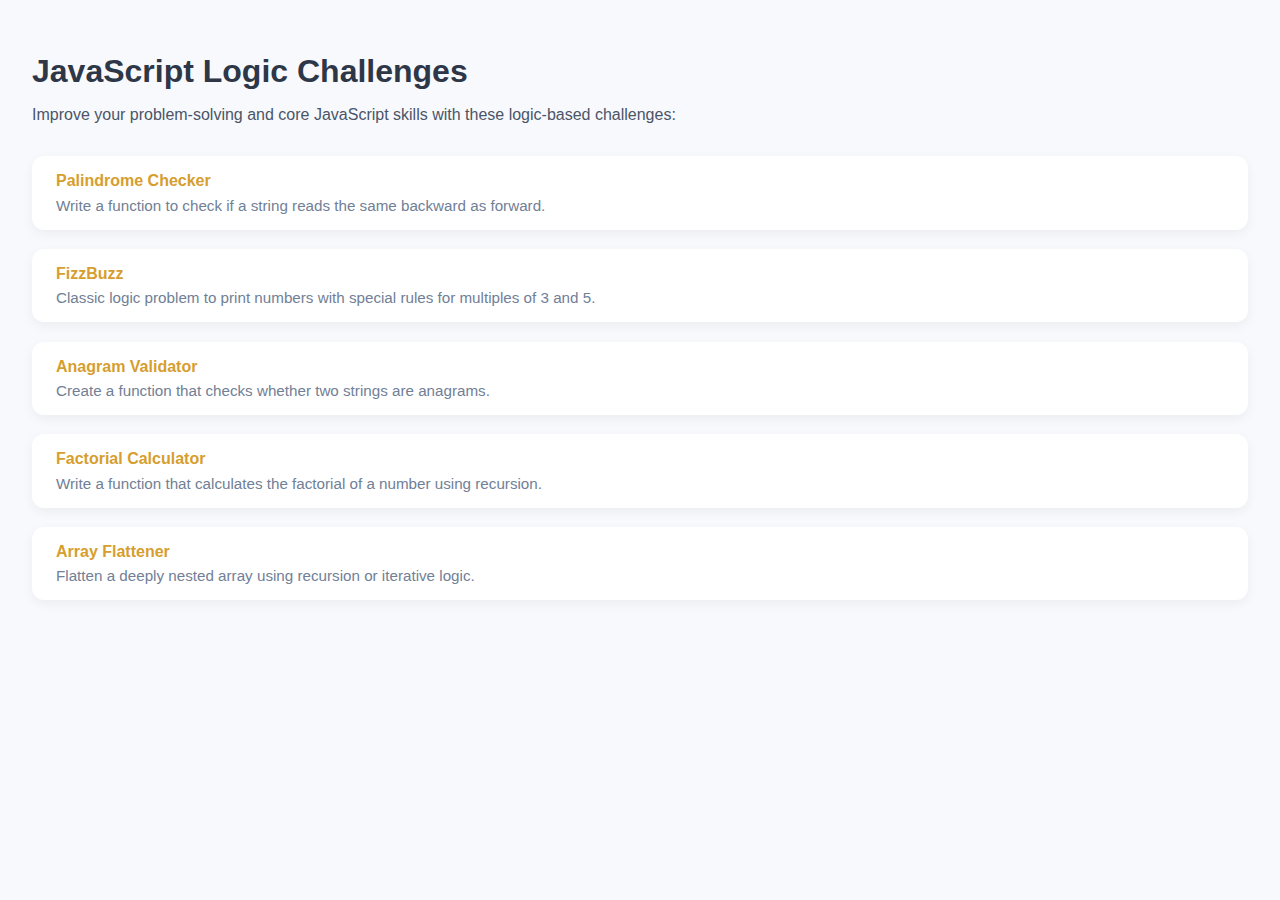
<file: jslogics.html>
<!DOCTYPE html>
<html lang="en">
<head>
  <meta charset="UTF-8">
  <title>JavaScript Logic Challenges</title>
  <style>
    body {
      font-family: 'Segoe UI', sans-serif;
      background-color: #f8f9fc;
      margin: 0;
      padding: 2rem;
    }
    h1 {
      color: #2d3748;
      margin-bottom: 0.5rem;
    }
    p.description {
      color: #4a5568;
      margin-bottom: 2rem;
    }
    .challenge-list {
      display: grid;
      gap: 1.2rem;
    }
    .challenge {
      background: white;
      padding: 1rem 1.5rem;
      border-radius: 12px;
      box-shadow: 0 4px 12px rgba(0,0,0,0.05);
      transition: 0.3s ease;
    }
    .challenge:hover {
      transform: translateY(-3px);
      box-shadow: 0 6px 18px rgba(0,0,0,0.1);
    }
    .challenge-title {
      font-weight: 600;
      color: #d69e2e;
      margin-bottom: 0.4rem;
    }
    .challenge-desc {
      color: #718096;
      font-size: 0.95rem;
    }
  </style>
</head>
<body>

  <h1>JavaScript Logic Challenges</h1>
  <p class="description">Improve your problem-solving and core JavaScript skills with these logic-based challenges:</p>

  <div class="challenge-list">
    <div class="challenge">
      <div class="challenge-title">Palindrome Checker</div>
      <div class="challenge-desc">Write a function to check if a string reads the same backward as forward.</div>
    </div>

    <div class="challenge">
      <div class="challenge-title">FizzBuzz</div>
      <div class="challenge-desc">Classic logic problem to print numbers with special rules for multiples of 3 and 5.</div>
    </div>

    <div class="challenge">
      <div class="challenge-title">Anagram Validator</div>
      <div class="challenge-desc">Create a function that checks whether two strings are anagrams.</div>
    </div>

    <div class="challenge">
      <div class="challenge-title">Factorial Calculator</div>
      <div class="challenge-desc">Write a function that calculates the factorial of a number using recursion.</div>
    </div>

    <div class="challenge">
      <div class="challenge-title">Array Flattener</div>
      <div class="challenge-desc">Flatten a deeply nested array using recursion or iterative logic.</div>
    </div>
  </div>

</body>
</html>
</file>
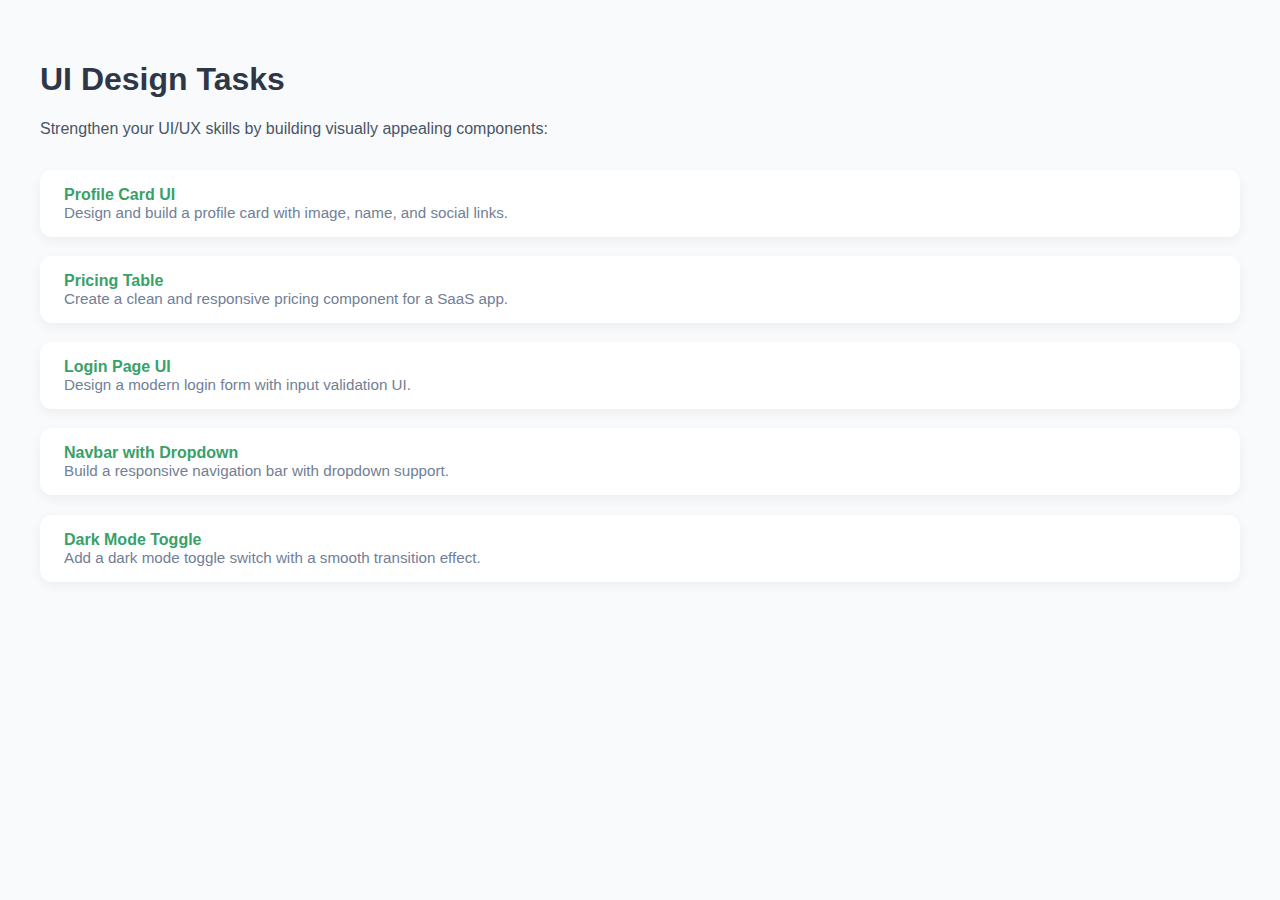
<file: uiChallenges.html>
<!DOCTYPE html>
<html lang="en">
<head>
  <meta charset="UTF-8">
  <title>UI Design Tasks</title>
  <style>
    body { font-family: 'Segoe UI', sans-serif; background: #f9fafb; padding: 2rem; }
    h1 { color: #2d3748; }
    p.description { color: #4a5568; margin-bottom: 2rem; }
    .challenge-list { display: grid; gap: 1.2rem; }
    .challenge {
      background: white;
      padding: 1rem 1.5rem;
      border-radius: 12px;
      box-shadow: 0 4px 12px rgba(0,0,0,0.05);
      transition: 0.3s ease;
    }
    .challenge:hover {
      transform: translateY(-3px);
      box-shadow: 0 6px 18px rgba(0,0,0,0.1);
    }
    .challenge-title { font-weight: 600; color: #38a169; }
    .challenge-desc { color: #718096; font-size: 0.95rem; }
  </style>
</head>
<body>

  <h1>UI Design Tasks</h1>
  <p class="description">Strengthen your UI/UX skills by building visually appealing components:</p>

  <div class="challenge-list">
    <div class="challenge">
      <div class="challenge-title">Profile Card UI</div>
      <div class="challenge-desc">Design and build a profile card with image, name, and social links.</div>
    </div>
    <div class="challenge">
      <div class="challenge-title">Pricing Table</div>
      <div class="challenge-desc">Create a clean and responsive pricing component for a SaaS app.</div>
    </div>
    <div class="challenge">
      <div class="challenge-title">Login Page UI</div>
      <div class="challenge-desc">Design a modern login form with input validation UI.</div>
    </div>
    <div class="challenge">
      <div class="challenge-title">Navbar with Dropdown</div>
      <div class="challenge-desc">Build a responsive navigation bar with dropdown support.</div>
    </div>
    <div class="challenge">
      <div class="challenge-title">Dark Mode Toggle</div>
      <div class="challenge-desc">Add a dark mode toggle switch with a smooth transition effect.</div>
    </div>
  </div>

</body>
</html>
</file>
<file: styles/main.css>
/* ================== Google Fonts Family ================== */
@import url('https://fonts.googleapis.com/css2?family=Lato:ital,wght@0,100;0,300;0,400;0,700;0,900;1,100;1,300;1,400;1,700;1,900&family=Noto+Sans:ital,wght@0,100..900;1,100..900&display=swap');


/* ================== Universal Selector ================== */
* {
    font-family: "Lato", sans-serif;
}

html {
    scroll-padding-top: 56px;
    overflow-x: hidden;
}



/* =================== Navbar Styles Start Here ================== */
.navbar {
    background-color: #ffffff;

}

.navbar-brand {
    font-size: 2.1rem;
    font-weight: 900;
    color: #2563eb;
}

.navbar-brand:hover {
    color: #2563eb;
}

.navbar-brand span {
    color: #1e2c44;
}

.nav-item a {
    color: #1e2c44;
    font-size: 20px;

}

/* ================== Navbar Styles End Here ================== */


/* ================== Hero Styles Start Here ================== */
.heroSection {
    margin-top: 56px;
    background-color: #f8fafc;
    padding: 2rem 0;
}


.heroSection-Container {
    display: flex;
    justify-content: center;
    align-items: center;
}


.gssoc-logo {
    height: 14px;
    width: 17px;
}

.gssocContainer {
    display: flex;
    align-items: center;
    max-width: 150px;
    justify-content: center;
    border-radius: 36px;
    padding: 3px 0;
    color: white;
    background: #e0ecfa;
    margin: 1rem 0;
}

.gssocContainer p {
    margin-bottom: 0;
    display: inline-block;
    font-size: 12px;
    color: #81a6d3;
}

.shinning-effect {
    mask: linear-gradient(-60deg, #000 30%, #0005, #000 70%) right/450% 100%;
    animation: shiningEff 2.5s infinite;
}

@keyframes shiningEff {
    100% {
        mask-position: left;
    }
}


.heroDescription {
    margin-bottom: 1.2rem;
}

.heroSection-Left h1 {
    color: black;
    font-size: 58px;
    font-weight: 900;
    margin: 1rem 0;
}

.blueCol {
    color: #2563eb;

}

.heroSection-Left p {
    color: #7e7f88;
    text-align: justify;
    font-size: 14px;
    hyphens: auto;
}

.ctaBtn-Container {
    display: flex;
    align-items: center;
    justify-content: start;
    gap: 10px;
}

.heroSectionBtn {
    text-align: center;
    padding: 7px 60px !important;
    border-radius: 40px !important;
    background: #2563eb !important;
    color: white !important;
    transition: all 0.2s ease-in-out;
}

.heroSectionBtn:hover {
    box-shadow: rgba(0, 0, 0, 0.24) 0px 3px 8px;
    background-color: #0b5ed7;
}

.heroSectionBtn i {
    font-size: 14px;
    margin-right: 5px;
}

/* ================== Hero Styles End Here ================== */


/* ================== Challenge Styles Start Here ================== */
#challengeSection {
    padding: 2rem 0;
}

.challengeContainer .card {
    box-shadow: rgba(149, 157, 165, 0.2) 0px 8px 24px;
    border: none;
    transition: all 0.2s ease-in-out;
    border-radius: 15px;
    margin: 15px 0;
}

.challengeContainer .card:hover {
    box-shadow: rgba(0, 0, 0, 0.35) 0px 5px 15px;
}

.challengeContainer .card:hover {
    transform: translateY(-2px);

}

.card-TopContainer {
    display: flex;
    align-items: center;
    justify-content: space-between;
}

.card-Header {
    font-size: 20px;
    font-weight: 600;
    margin-bottom: 0;
}

.card-Level {
    margin-bottom: 0;
    font-size: 12px;
    padding: 4px 25px;
    border-radius: 17px;
    background: #d5edda;
    color: #1a7071;
    font-weight: 700;
}

.medium-Col {
    background-color: #fff3cd;
    color: #a88825;
}

.hard-Col {
    background-color: #f8d7da;
    color: #7d1c1c;
}

.card-Participate {
    font-size: 13px;
    color: #8b8b8b;
    margin-bottom: 8px;
    margin-top: 1px;
    opacity: 0.9;
}

.card-Text {
    font-size: 14px;
    opacity: 0.8;
    text-align: justify;
    hyphens: auto;
}



.card-CTAButton {
    display: flex;
    align-items: center;
    justify-content: end;

}

.card-Btn {
    text-decoration: none;
    font-size: 13px;
    padding: 8px 36px;
    border-radius: 5px;
    background-color: #2563eb;
    color: white;
    border: none;
    transition: all 0.2s ease-in-out;
    font-weight: 700;
}

.card-Btn:hover {
    box-shadow: rgba(0, 0, 0, 0.24) 0px 3px 8px;
    background-color: #0b5ed7;
}

/* ================== Challenge Styles End Here ================== */


/* ================== Leaderboard Styles Starts Here ================== */
#leaderboardSection {
    padding: 2rem 0;
    background-color: #f8fafc;
}

.owl-carousel .card {
    border: none;
    background: transparent;

}


.secHeader {
    text-align: center;
    font-size: 2rem;
    font-weight: 600;
}

.secHeader span {
    color: #2563eb;
}

.leaderboard-Para {
    text-align: center;
    opacity: 0.8;
}


.leaderboard-Img {
    width: 100px !important;
    border: 5px solid #e0ecfa;
    border-radius: 100%;
}

.userName {
    opacity: 0.9;
    font-weight: 700;
}

.leaderBoard-userContainer {
    display: flex;
    justify-content: center;
    align-items: center;
}

.leaderBoard-Container {
    text-align: center;
}

.leaderBoard-Container h5 {
    font-size: 24px;
    margin: 1rem 0;

}

.leaderboradUser-RankContainer {
    display: flex;
    align-items: center;
    justify-content: space-evenly;
}

.leaderboradUser-RankContainer p {
    margin-bottom: 0;
    padding: 10px 30px;
    border-radius: 10px;
    background: #0000ff;
    color: white;
    font-weight: 700;
    border: none;
    font-size: 13px;

}

.rankPosition {
    padding: 10px 40px !important;
}

.rankPoints {
    background-color: skyblue !important;
    color: darkblue !important;
    transition: all 0.3s ease-in-out;
    cursor: pointer;
}

.rankPoints:hover {
    background-color: #0000ff !important;
    color: white !important;
}

.leaderBoard-Container:hover .leaderboard-Img,
.leaderBoard-Container:hover .rankPoints,
.leaderBoard-Container:hover .rankPosition {
    mask: linear-gradient(-60deg, #000 30%, #0005, #000 70%) right / 450% 100%;
    -webkit-mask: linear-gradient(-60deg, #000 30%, #0005, #000 70%) right / 450% 100%;
    animation: rankList 2.5s infinite;
    -webkit-animation: rankList 2.5s infinite;
}

@keyframes rankList {
    100% {
        mask-position: left;
        -webkit-mask-position: left;
    }
}

/* ================== Leaderboard Styles End Here ================== */


/* ================== About Styles Start Here ================== */
#aboutSection {
    padding: 2rem 0;
}

.aboutContainer {
    display: flex;
    justify-content: center;
    align-items: center;
}

.aboutContainer .col-10 {
    opacity: 0.8;
    text-align: center;
}

.aboutCTA-Btn {
    text-decoration: none;
    font-weight: 700;
    margin-top: 1.5rem;
    display: inline-block;
  padding: 0.75rem 1.75rem;
  background: linear-gradient(135deg, #28a745, #218838);
  color: #fff;
  font-size: 1rem;
  border-radius: 12px;
  text-decoration: none;
  box-shadow: 0 4px 10px rgba(40, 167, 69, 0.25);
  transition: all 0.3s ease;

}
.aboutCTA-Btn:hover {
  background: linear-gradient(135deg, #218838, #1e7e34);
  transform: scale(1.05);
  box-shadow: 0 8px 20px rgba(33, 136, 56, 0.4);
}
@keyframes pulse {
    0%, 100% {
      transform: scale(1);
    }
    50% {
      transform: scale(1.03);
    }
  }

/* ================== About Styles End Here ================== */


/* --- Footer Redesign --- */
.footer-contact-btn {
    width: 150px;
    min-width: 100px;
    max-width: 170px;
    font-size: 0.97rem;
    padding: 0.45em 0;
    border-radius: 8px;
    gap: 0.4em;
}
.footer-contact-btn:hover {
    background: linear-gradient(90deg, #1e2c44 60%, #2563eb 100%);
    color: #fff;
    box-shadow: 0 4px 20px rgba(30,44,68,0.15);
    transform: translateY(-2px) scale(1.03);
}
.footer-contact-btn i {
    font-size: 1em;
    margin-right: 0.4em;
}

footer {
    padding-top: 2.5rem;
    padding-bottom: 1.5rem;
    background: linear-gradient(90deg, #f8fafc 60%, #e0ecfa 100%);
    border-top: 1.5px solid #e5e7eb;
    box-shadow: 0 -2px 16px rgba(30,44,68,0.06);
}
footer .container {
    max-width: 1200px;
}
footer .row.align-items-start {
    display: flex;
    flex-wrap: wrap;
    align-items: center;
    justify-content: space-between;
    gap: 0;
    row-gap: 2.5rem;
}
.footer-logo-col, .footer-links-col, .footer-contact-col-main {
    display: flex;
    flex-direction: column;
    align-items: center;
    justify-content: center;
    min-width: 220px;
    flex: 1 1 0;
    padding: 0 1rem;
}
.footer-links-col, .footer-contact-col-main {
    border-left: 1.5px solid #e5e7eb;
}
.footer-logo-col {
    border-right: 2px solid #e5e7eb;
    min-height: 140px;
    display: flex;
    flex-direction: column;
    align-items: center;
    justify-content: center;
}
@media (max-width: 991px) {
    .footer-logo-col {
        border-right: none;
        min-height: unset;
    }
}
.footer-logo, .footer-desc {
    text-align: center;
    margin-left: auto;
    margin-right: auto;
}
.footer-logo {
    font-size: 2.3rem;
    font-weight: bolder;
    color: #2563eb;
    margin-bottom: 0.3rem;
    letter-spacing: 1px;
}
.footer-desc {
    font-size: 1rem;
    color: #4a5568;
    opacity: 0.85;
    margin-top: 0.3rem;
    max-width: 320px;
    padding-right: 1.5rem;
}
.footer-title {
    font-size: 1.2rem;
    font-weight: 600;
    margin-bottom: 0.7rem;
    color: #1e2c44;
    letter-spacing: 0.5px;
    text-align: center;
}
.footer-contact-links {
    margin-top: 0;
}
.footer-links {
    display: flex;
    flex-direction: column;
    align-items: center;
    gap: 0.5rem;
    margin: 0;
    padding: 0;
}
.footer-links li {
    margin: 0;
    padding: 0;
    list-style: none;
}
.footer-links a {
    color: #1e2c44;
    text-decoration: none;
    font-size: 1rem;
    opacity: 0.85;
    transition: color 0.2s, opacity 0.2s;
}
.footer-links a:hover {
    color: #2563eb;
    opacity: 1;
}
@media (min-width: 992px) {
    .footer-logo, .footer-desc {
        text-align: center;
        margin-left: auto;
        margin-right: auto;
    }
    .footer-title {
        font-size: 1.2rem;
    }
}
@media (max-width: 991px) {
    footer .row.align-items-start {
        flex-direction: column;
        align-items: center;
        gap: 1.5rem;
    }
    .footer-logo-col, .footer-links-col, .footer-contact-col-main {
        border: none;
        padding: 0;
        min-width: 0;
    }
    .footer-logo, .footer-desc, .footer-title {
        text-align: center;
        margin-left: auto;
        margin-right: auto;
        padding-right: 0;
    }
    .footer-links, .footer-contact-links {
        align-items: center;
        text-align: center;
    }
    .footer-contact-btn {
        margin-left: auto;
        margin-right: auto;
    }
    .footer-links {
        margin-bottom: 2rem;
        margin-right: 0;
    }
    .footer-title {
        margin-bottom: 0.8rem;
    }
}
@media (max-width: 768px) {
    footer .row {
        flex-direction: column;
        align-items: center;
    }
    .footer-links, .footer-contact-links {
        margin-bottom: 1.5rem;
        margin-right: 0;
    }
    .footer-contact-btn {
        width: 100%;
        min-width: 0;
        max-width: 100%;
    }
}

/* ================== Media queries start here for home screen and carousel buttons ================== */

@media (max-width: 992px) {
    .heroSectionBtn {
        padding: 4px 40px !important;
    }


}

@media (max-width: 576px) {

    .rankPosition,
    .rankPoints {
        padding: 4px 30px !important;
    }
}

/* ================== Media queries end here for home screen and carousel buttons ================== */

.footer-logo, .footer-desc, .navbar-brand {
    display: block;
    text-align: center;
    margin-left: auto;
    margin-right: auto;
}
.footer-desc {
    font-size: 1rem;
    color: #4a5568;
    opacity: 0.85;
    margin-top: 0.3rem;
    max-width: 380px;
    padding: 0 1.5rem;
    line-height: 1.6;
}
@media (min-width: 992px) {
    .footer-logo, .footer-desc, .navbar-brand {
        text-align: center;
        margin-left: auto;
        margin-right: auto;
        max-width: 420px;
    }
    .footer-desc {
        max-width: 420px;
        padding: 0 2rem;
    }
}

.footer-links-row {
    display: flex;
    justify-content: center;
    align-items: flex-start;
    gap: 2.5rem;
}
.footer-links-row .footer-links {
    margin: 0;
    padding: 0;
    min-width: 110px;
}
@media (max-width: 768px) {
    .footer-links-row {
        flex-direction: column;
        align-items: center;
        gap: 0.5rem;
    }
    .footer-links-row .footer-links {
        min-width: 0;
        margin-bottom: 0.5rem;
    }
}

.footer-contact-row {
    display: flex;
    justify-content: center;
    align-items: flex-start;
    gap: 2.5rem;
}
.footer-contact-col {
    display: flex;
    flex-direction: column;
    align-items: center;
    gap: 0.2rem;
}
@media (max-width: 768px) {
    .footer-contact-row {
        flex-direction: column;
        align-items: center;
        gap: 0.5rem;
    }
    .footer-contact-col {
        gap: 0.2rem;
        margin-bottom: 0.5rem;
    }
}
.footer-contact-col-main .footer-title {
    font-size: 1.45rem;
    font-weight: 700;
    color: #2563eb;
    letter-spacing: 1px;
    margin-bottom: 1.1rem;
    position: relative;
}
.footer-contact-col-main .footer-title::after {
    content: '';
    display: block;
    width: 38px;
    height: 3px;
    background: linear-gradient(90deg, #2563eb 60%, #1e2c44 100%);
    border-radius: 2px;
    margin: 0.4rem auto 0 auto;
}
</file>
